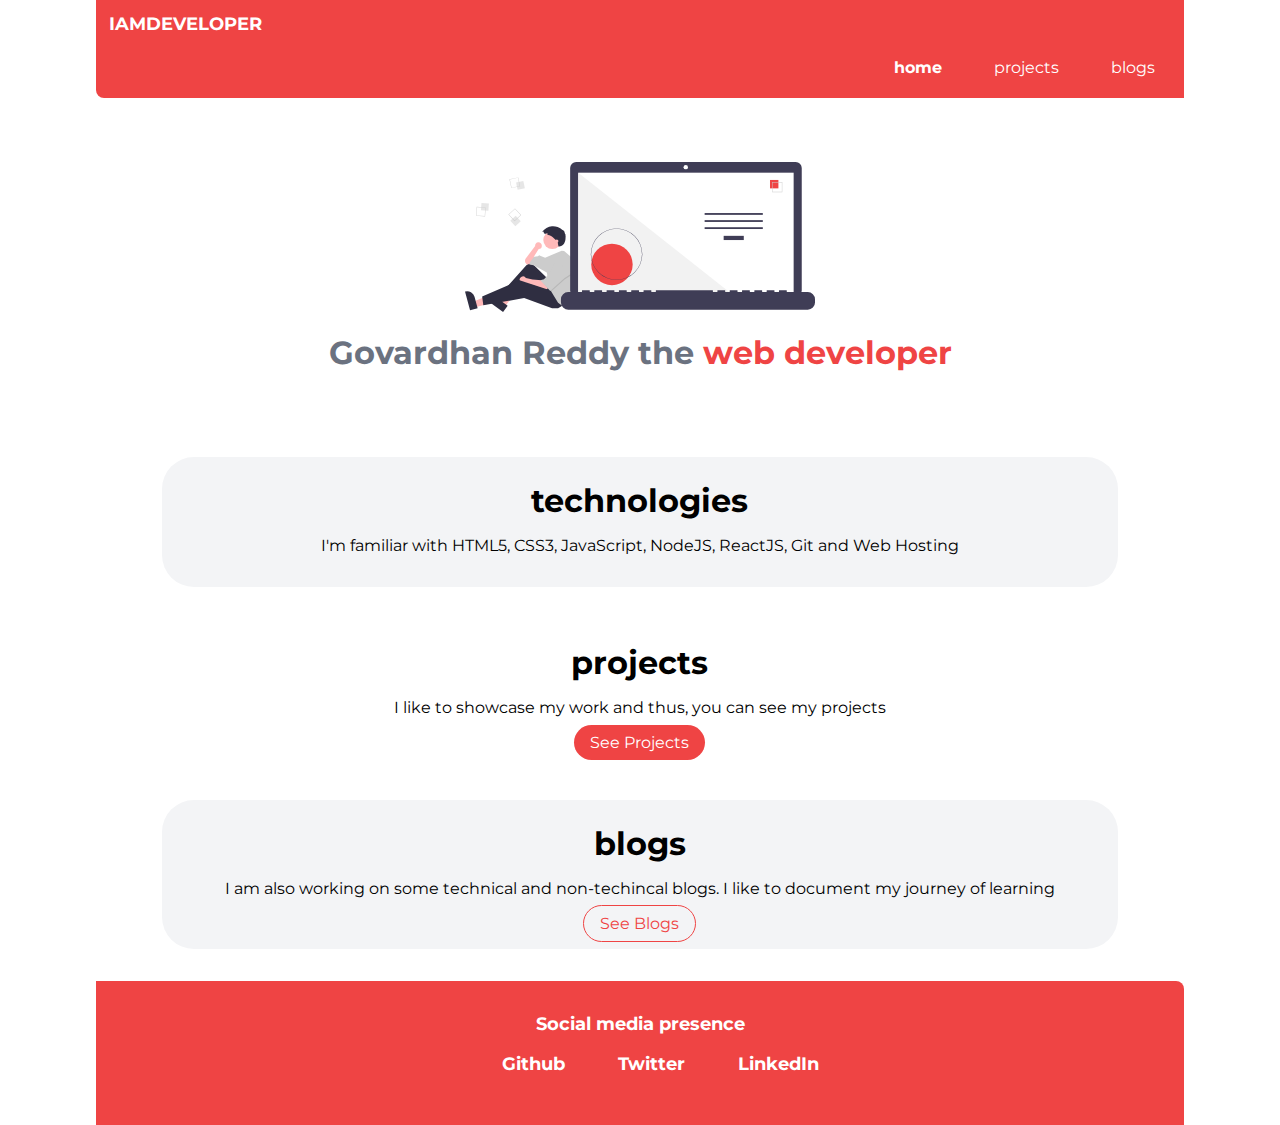
<file: index.html>
<!DOCTYPE html>
<html lang="en">
<head>
    <meta charset="UTF-8">
    <meta http-equiv="X-UA-Compatible" content="IE=edge">
    <meta name="viewport" content="width=device-width, initial-scale=1.0">
    <title>Govardhan Reddy</title>
    <link href="styles.css" rel="stylesheet">
</head>
<body>
    <nav class="navigation container">
        <div class="nav-brand">IAMDEVELOPER</div>
        <ul class="list-non-bullet nav-pills">
            <li class="list-item-inline">
                <a class="link link-active" href="/">home</a>
                </li>
            <li class="list-item-inline">
                <a class="link" href="projects.html">projects</a>
            </li>
            <li class="list-item-inline">
                <a class="link" href="blogs.html">blogs</a>
                </li>
        </ul>
    </nav>

    <header class="hero">
        <img class="hero-img" src="images/web_dev.svg">
        <h1 class="hero-heading">Govardhan Reddy the <span class="heading-inverted">web developer</span></h1>
    </header>

    <section class="section ow">
        <div class="container centered-container">
            <h1>technologies</h1>
        <p>I'm familiar with HTML5, CSS3, JavaScript, NodeJS, ReactJS, Git and Web Hosting </p>

        </div>
        
    </section>
    <section class="section">
        <div class="container centered-container">
            <h1>projects</h1>
            <p>I like to showcase my work and thus, you can see my projects</p>
            <a class="link link-primary" href="projects.html">See Projects</a>
        </div>

    </section>

    <section class="section ow">
        <div class="container centered-container">
        <h1>blogs</h1>
        <p>I am also working on some technical and non-techincal blogs. I like to document my journey of learning</p>
        <a class="link link-secondary" href="blogs.html">See Blogs</a>
    </div>
    </section>
    <footer class="footer">
        <div class="footer-header">Social media presence
            <ul class="social-links">
                <li class="list-item-inline">
                    <a class="link" href="https://github.com/govardhanreddyc79">Github</a>
                    </li>
                <li class="list-item-inline">
                    <a class="link" href="https://twitter.com/reddygov16">Twitter</a></li>
                <li class="list-item-inline">
                    <a class="link" href="https://www.linkedin.com/in/govardhan-reddy-1bb838136">LinkedIn</a></li>
            </ul>
        </div>

    </footer>
    
</body>
</html>
</file>
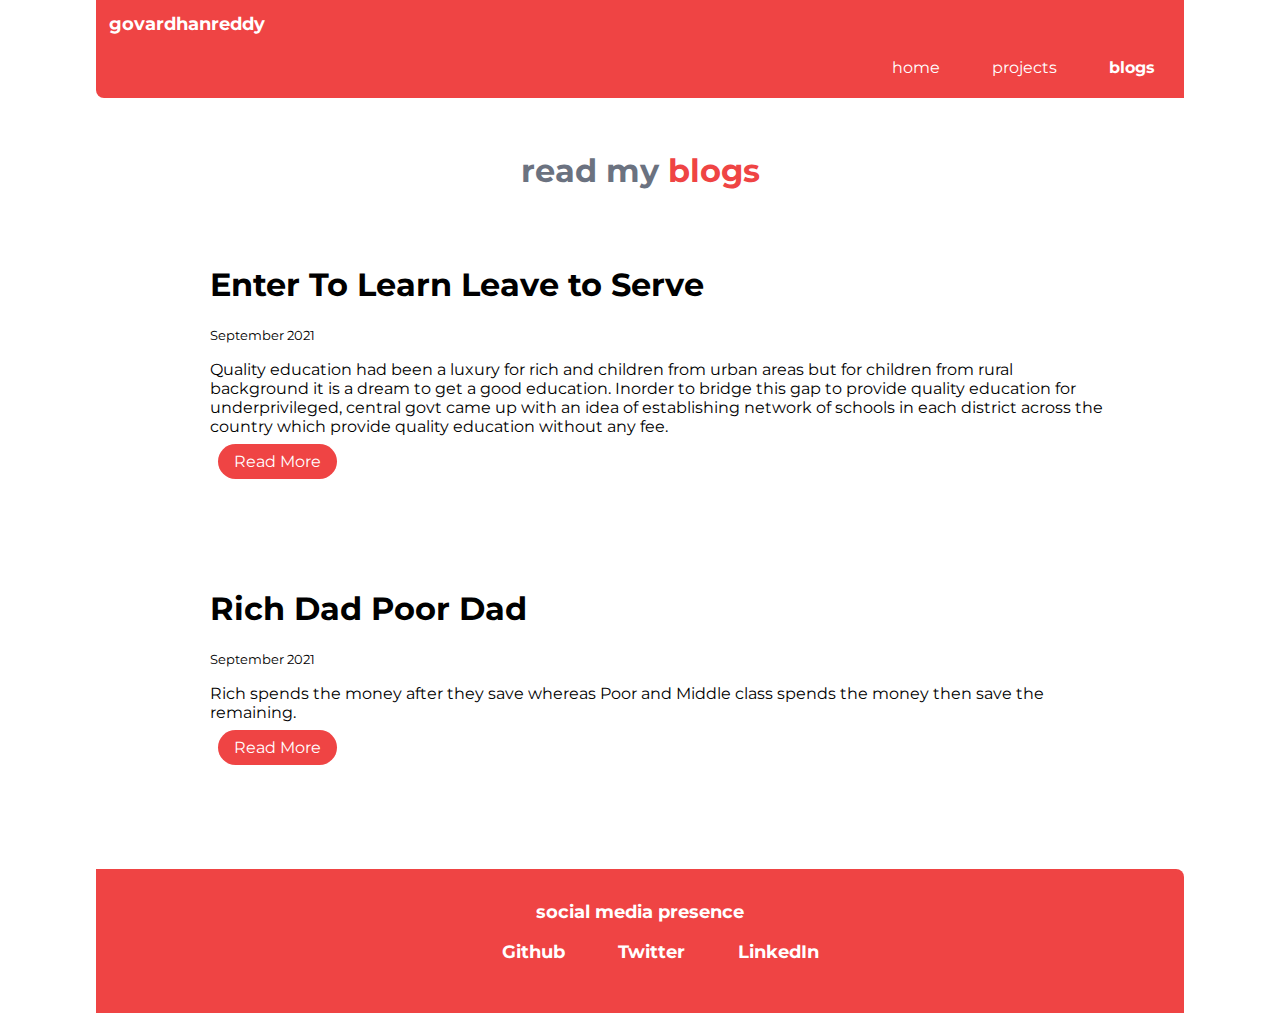
<file: blogs.html>
<!DOCTYPE html>
<html lang="en">
<head>
    <meta charset="UTF-8">
    <meta http-equiv="X-UA-Compatible" content="IE=edge">
    <meta name="viewport" content="width=device-width, initial-scale=1.0">
    <title>Govardhan Reddy</title>
    <link href="styles.css" rel="stylesheet">
</head>
<body>
    <nav class="navigation container">
        <div class="nav-brand">govardhanreddy</div>
        <ul class="list-non-bullet nav-pills">
            <li class="list-item-inline">
                <a class="link" href="index.html">home</a>
                </li>
            <li class="list-item-inline">
                <a class="link" href="projects.html">projects</a>
            </li>
            <li class="list-item-inline">
                <a class="link link-active" href="blogs.html">blogs</a>
                </li>
        </ul>
    </nav>

    <header class="hero">
        <h1 class="hero-heading">read my <span class="heading-inverted">blogs</span></h1>
    </header>
    <ul class="list-non-bullet">
        <li>
            <article class="showcase-blog container centered-container">
                <h1>Enter To Learn Leave to Serve</h1>
                <small>September 2021</small>
                <p>Quality education had been a luxury for rich and children from urban areas but for children from rural background 
                   it is a dream to get a good education. Inorder to bridge this gap to provide quality education for underprivileged,  
                   central govt came up with an idea
                   of establishing network of schools in each district across the country which provide quality education without any fee.
                </p>
                <a class="link link-primary" href="https://cgrvoyage.hashnode.dev/enter-to-learn-leave-to-serve" target="_blank">Read More</a>
            </article>
        </li>
        <li>
            <article class="showcase-blog container centered-container">
                <h1>Rich Dad Poor Dad</h1>
                <small>September 2021</small>
                <p>Rich spends the money after they save whereas Poor and Middle class spends the money then save the remaining.
                </p>
                <a class="link link-primary" href="https://cgrvoyage.hashnode.dev/rich-dad-poor-dad" target="_blank">Read More</a>
            </article>
        </li>

    </ul>

    <footer class="footer">
        <div class="footer-header">social media presence
            <ul class="social-links">
                <li class="list-item-inline">
                    <a class="link" href="https://github.com/govardhanreddyc79" target="_blank">Github</a>
                </li>
                <li class="list-item-inline">
                    <a class="link" href="https://twitter.com/reddygov16" target="_blank">Twitter</a>
                </li>
                <li class="list-item-inline">
                    <a class="link" href="https://www.linkedin.com/in/govardhan-reddy-1bb838136" target="_blank">LinkedIn</a>
                </li>
            </ul>

        </div>
    </footer>
</file>
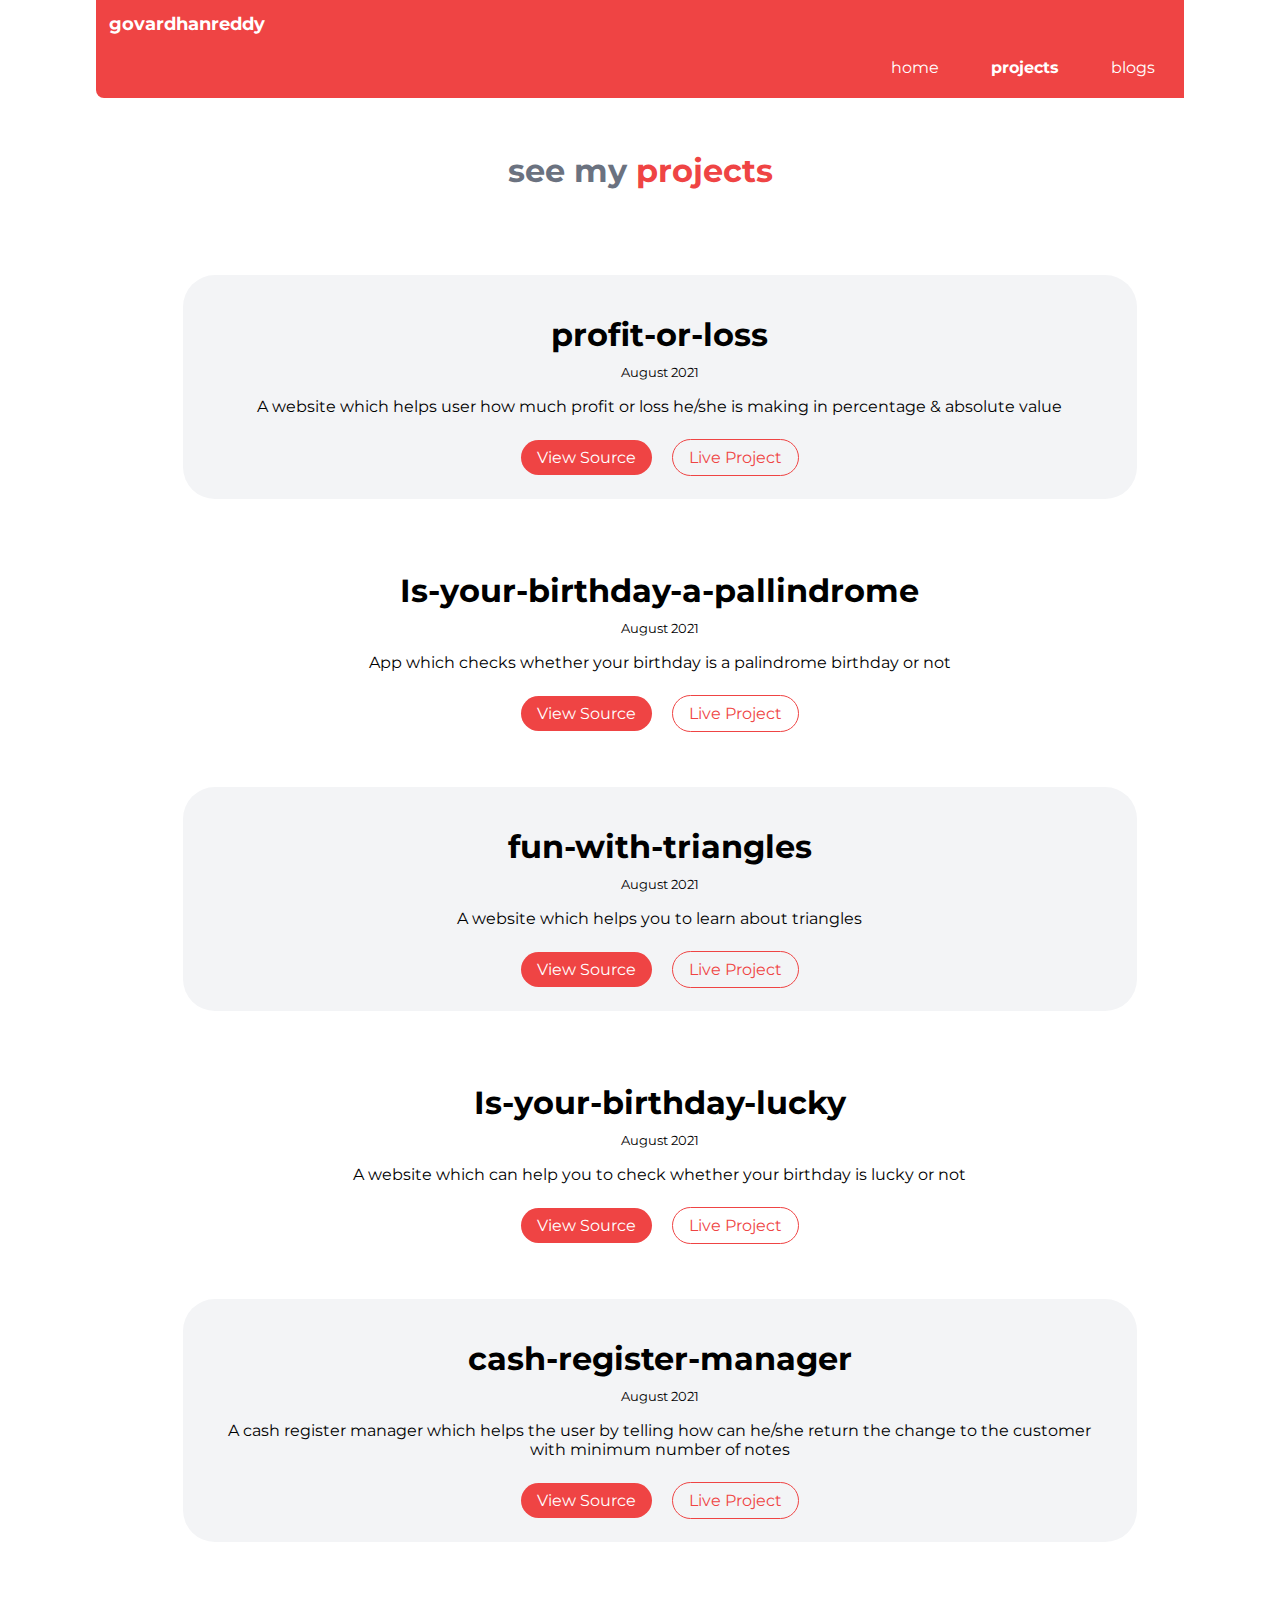
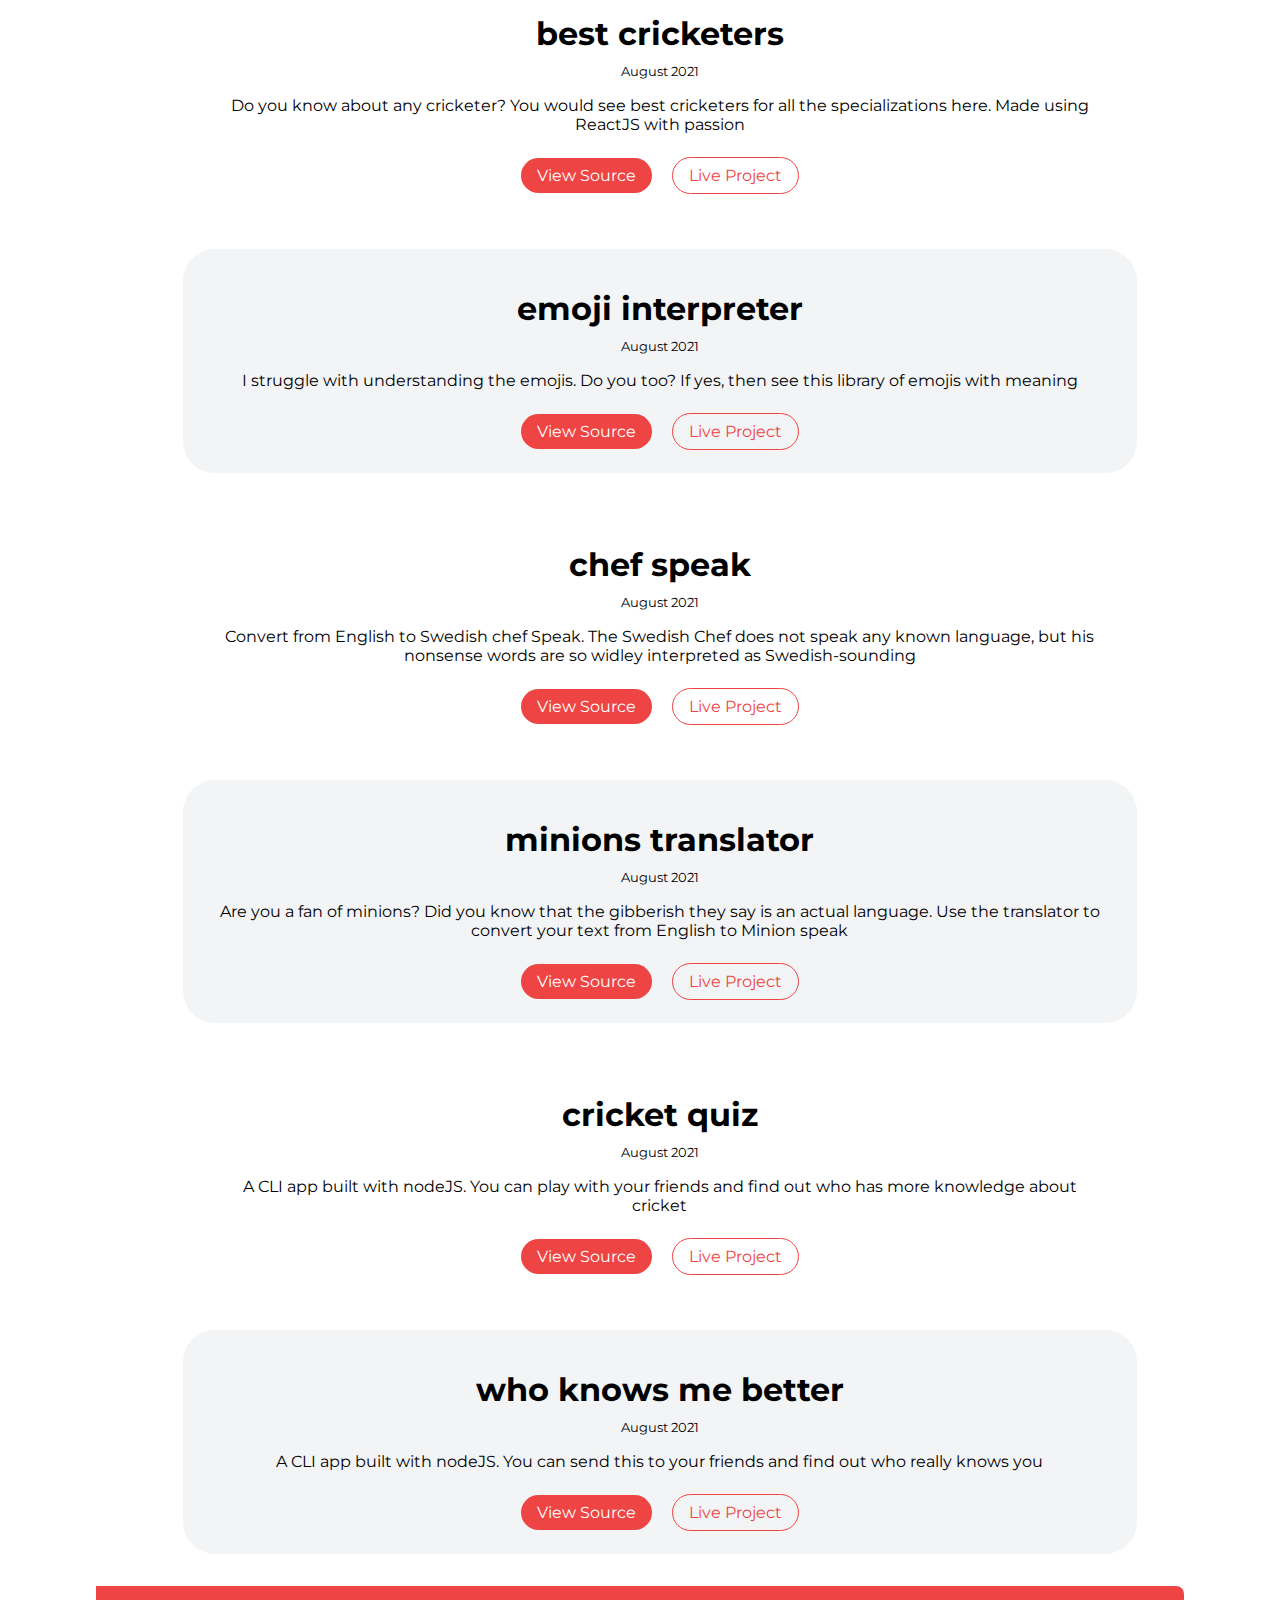
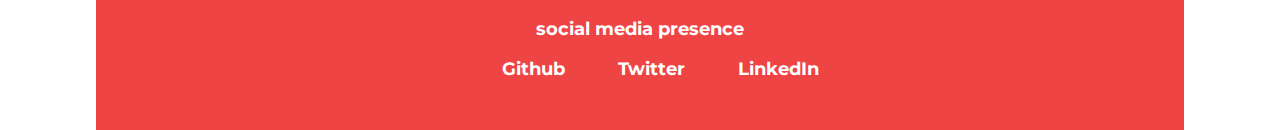
<file: projects.html>
<!DOCTYPE html>
<html lang="en">
<head>
    <meta charset="UTF-8">
    <meta http-equiv="X-UA-Compatible" content="IE=edge">
    <meta name="viewport" content="width=device-width, initial-scale=1.0">
    <title>Govardhan Reddy</title>
    <link href="styles.css" rel="stylesheet">
</head>
<body>
    <nav class="navigation container">
        <div class="nav-brand">govardhanreddy</div>
        <ul class="list-non-bullet nav-pills">
            <li class="list-item-inline">
                <a class="link" href="index.html">home</a>
                </li>
            <li class="list-item-inline">
                <a class="link link-active" href="projects.html">projects</a>
            </li>
            <li class="list-item-inline">
                <a class="link" href="blogs.html">blogs</a>
                </li>
        </ul>
    </nav>
    <header class="hero">
        <h1 class="hero-heading">see my <span class="heading-inverted">projects</span></h1>
    </header>

    <ul class="list-non-bullet">
        <li>
            <article class="showcase-list container centered-container section ow">
                <h1>profit-or-loss</h1>
            <small>August 2021</small>
            <p>A website which helps user how much profit or loss he/she is making in percentage & absolute value</p>
            <a class="link link-primary" href="https://github.com/govardhanreddyc79/Profit-or-Loss" target="_blank">View Source</a>
            <a class="link link-secondary" href="https://profitorlosscgr.netlify.app/" target="_blank">Live Project</a>
            </article>
        </li>
        <li>
            <article class="showcase-list container centered-container section">
                <h1>Is-your-birthday-a-pallindrome</h1>
            <small>August 2021</small>
            <p>App which checks whether your birthday is a palindrome birthday or not</p>
            <a class="link link-primary" href="https://github.com/govardhanreddyc79/Is-your-birthday-a-pallindrome" target="_blank">View Source</a>
            <a class="link link-secondary" href="https://isyourbirthdaypallindromecgr.netlify.app/" target="_blank">Live Project</a>
            </article>
        </li>
        <li>
            <article class="showcase-list container centered-container section ow">
                <h1>fun-with-triangles</h1>
            <small>August 2021</small>
            <p>A website which helps you to learn about triangles</p>
            <a class="link link-primary" href="https://github.com/govardhanreddyc79/Fun-with-triangles" target="_blank">View Source</a>
            <a class="link link-secondary" href="https://learntrianglescgr.netlify.app/" target="_blank">Live Project</a>
            </article>
        </li>
        <li>
            <article class="showcase-list container centered-container section">
                <h1>Is-your-birthday-lucky</h1>
            <small>August 2021</small>
            <p>A website which can help you to check whether your birthday is lucky or not</p>
            <a class="link link-primary" href="https://github.com/govardhanreddyc79/Is-your-birthday-lucky" target="_blank">View Source</a>
            <a class="link link-secondary" href="https://isyourbirthdayluckycgr.netlify.app/" target="_blank">Live Project</a>
            </article>
        </li>
        <li>
            <article class="showcase-list container centered-container section ow">
                <h1>cash-register-manager</h1>
            <small>August 2021</small>
            <p>A cash register manager which helps the user by telling how can he/she return the change to the customer with minimum number of notes</p>
            <a class="link link-primary" href="https://github.com/govardhanreddyc79/cash-register-manager" target="_blank">View Source</a>
            <a class="link link-secondary" href="https://cashregistermanagercgr.netlify.app/" target="_blank">Live Project</a>
            </article>
        </li>
        <li>
            <article class="showcase-list container centered-container section">
                <h1>best cricketers</h1>
            <small>August 2021</small>
            <p>Do you know about any cricketer? You would see best cricketers for all the specializations here. Made using ReactJS with passion</p>
            <a class="link link-primary" href="https://github.com/govardhanreddyc79/best-cricketers" target="_blank">View Source</a>
            <a class="link link-secondary" href="https://wqhzb.csb.app/" target="_blank">Live Project</a>
            </article>
        </li>
        <li>
            <article class="showcase-list container centered-container section ow">
                <h1>emoji interpreter</h1>
            <small>August 2021</small>
            <p>I struggle with understanding the emojis. Do you too? If yes, then see this library of emojis with meaning</p>
            <a class="link link-primary" href="https://github.com/govardhanreddyc79/emoji-interpreter" target="_blank">View Source</a>
            <a class="link link-secondary" href="https://81ijp.csb.app/" target="_blank">Live Project</a>
            </article>
        </li>
        <li>
            <article class="showcase-list container centered-container section">
                <h1>chef speak</h1>
            <small>August 2021</small>
            <p>Convert from English to Swedish chef Speak. The Swedish Chef does not speak any known language, but his nonsense words are so widley interpreted as Swedish-sounding</p>
            <a class="link link-primary" href="https://github.com/govardhanreddyc79/Chef-translation-app" target="_blank">View Source</a>
            <a class="link link-secondary" href="https://cheftranslationcgr.netlify.app/" target="_blank">Live Project</a>
            </article>
        </li>
        <li>
            <article class="showcase-list container centered-container section ow">
                <h1>minions translator</h1>
            <small>August 2021</small>
            <p>Are you a fan of minions? Did you know that the gibberish they say is an actual language. Use the translator to convert your text from English to Minion speak</p>
            <a class="link link-primary" href="https://github.com/govardhanreddyc79/Minions-translator" target="_blank">View Source</a>
            <a class="link link-secondary" href="https://minionstranslatorcgr.netlify.app/" target="_blank">Live Project</a>
            </article>
        </li>
        <li>
            <article class="showcase-list container centered-container section">
                <h1>cricket quiz</h1>
            <small>August 2021</small>
            <p>A CLI app built with nodeJS. You can play with your friends and find out who has more knowledge about cricket</p>
            <a class="link link-primary" href="https://github.com/govardhanreddyc79/cricket-quiz-friends" target="_blank">View Source</a>
            <a class="link link-secondary" href="https://replit.com/@cgreddy16/Cricket-Quiz?embed=true#index.js" target="_blank">Live Project</a>
            </article>
        </li>
        <li>
            <article class="showcase-list container centered-container section ow">
                <h1>who knows me better</h1>
                <small>August 2021</small>
                <p>A CLI app built with nodeJS. You can send this to your friends and find out who really knows you</p>
                <a class="link link-primary" href="https://github.com/govardhanreddyc79/who-knows-me-better" target="_blank">View Source</a>
                <a class=" link link-secondary "href="https://replit.com/@cgreddy16/Who-knows-me-better?embed=true#index.js" target="_blank">Live Project</a>
            </article>
        </li>

       

    </ul>


    <footer class="footer">
        <div class="footer-header">social media presence
            <ul class="social-links">
                <li class="list-item-inline">
                    <a class="link" href="https://github.com/govardhanreddyc79" target="_blank">Github</a>
                </li>
                <li class="list-item-inline">
                    <a class="link" href="https://twitter.com/reddygov16" target="_blank">Twitter</a>
                </li>
                <li class="list-item-inline">
                    <a class="link" href="https://www.linkedin.com/in/govardhan-reddy-1bb838136" target="_blank">LinkedIn</a>
                </li>
            </ul>

        </div>
    </footer>
</file>
<file: styles.css>
@import url('https://fonts.googleapis.com/css2?family=Montserrat:wght@500&display=swap');

@import url('https://fonts.googleapis.com/css2?family=Source+Sans+Pro:ital@1&display=swap');
:root {
    /* --primary-color:#00BFA6; */
    --primary-color:#EF4444;
    --dark-gray: #6B7280;
    --white: white;
    --ow:#F3F4F6;
}

body {
    font-family: 'Montserrat',
    sans-serif;
    margin: 0px auto;
    width: 85%;
    max-width: 85%;
}

hr {
    margin: 2rem 0rem;
}

/* Containers */
.container {
    padding-left: 1rem;
    padding-right: 1rem;
}

.centered-container {
    max-width:900px;
    margin: auto;
}

/* Links */

.link {
    text-decoration: none;
    padding: 0.5rem 1rem;
    color: var(--white);
}

.link-primary {
    background-color: var(--primary-color);
    border-radius: 2rem;
    color:white;
    margin: 0rem 0.5rem;
}

.link-secondary {
    color: var(--primary-color);
    border-radius: 2rem;
    border: 1px solid var(--primary-color);
    margin: 0rem 0.5rem;
}

/* Lists */
.list-non-bullet {
    list-style: none;
}
.list-item-inline {
    display: inline;
    padding: 0rem 0.5rem;
}

/* NAV */
.navigation {
    background-color: var(--primary-color);
    color:var(--white);
    border-bottom-left-radius: 0.5rem ;
    padding: 0.3rem;
}
.navigation .nav-brand {
    padding: 0.5rem;
    font-weight: bold;
    font-size: 1.1rem;
}
.navigation .link {
    color:var(--white);
}
.navigation .link-active {
    font-weight: bold;
}
.navigation .nav-pills {
    text-align: right;
}

/* header */
.hero {
    padding: 2rem;
}
.hero .hero-img {
    max-width: 350px;
    display: block;
    margin: auto;
    padding-top: 2rem;
}
.hero .hero-heading {
    text-align: center;
    color: var(--dark-gray);
}
.hero .hero-heading .heading-inverted {
    color: var(--primary-color);
}

/* Section */

.section {
    padding: 1rem;
    width: 85%;
    margin:2rem auto;
    text-align: center;
}

.section h1 {
    text-align: center;
    padding: 0rem;
    margin: 0.5rem;
}
.ow {
    background-color: var(--ow);
    border-radius: 2rem;
    width: 85%;
    margin:2rem auto;
    text-align: center;
}

/* Footer */
.footer {
    background-color: var(--primary-color);
    text-align: center;
    padding: 2rem;
    border-top-right-radius: 0.5rem ;
    margin: auto;
}
.footer .footer-header {
    font-weight: bold;
    font-size: large;
    color: var(--white);
}
.footer .ul {
    padding-inline-start: 0px;
}

/** projects **/
.showcase-list {
    padding: 2rem;
    text-align: center;
    max-width: 2rem auto;
}
.showcase-list p {
    font-weight: normal;
    padding-bottom: 1rem;
}

/** blogs **/
.showcase-blog {
    padding-bottom: 6rem;
}

.div-small {
    text-align: center;
}
</file>
